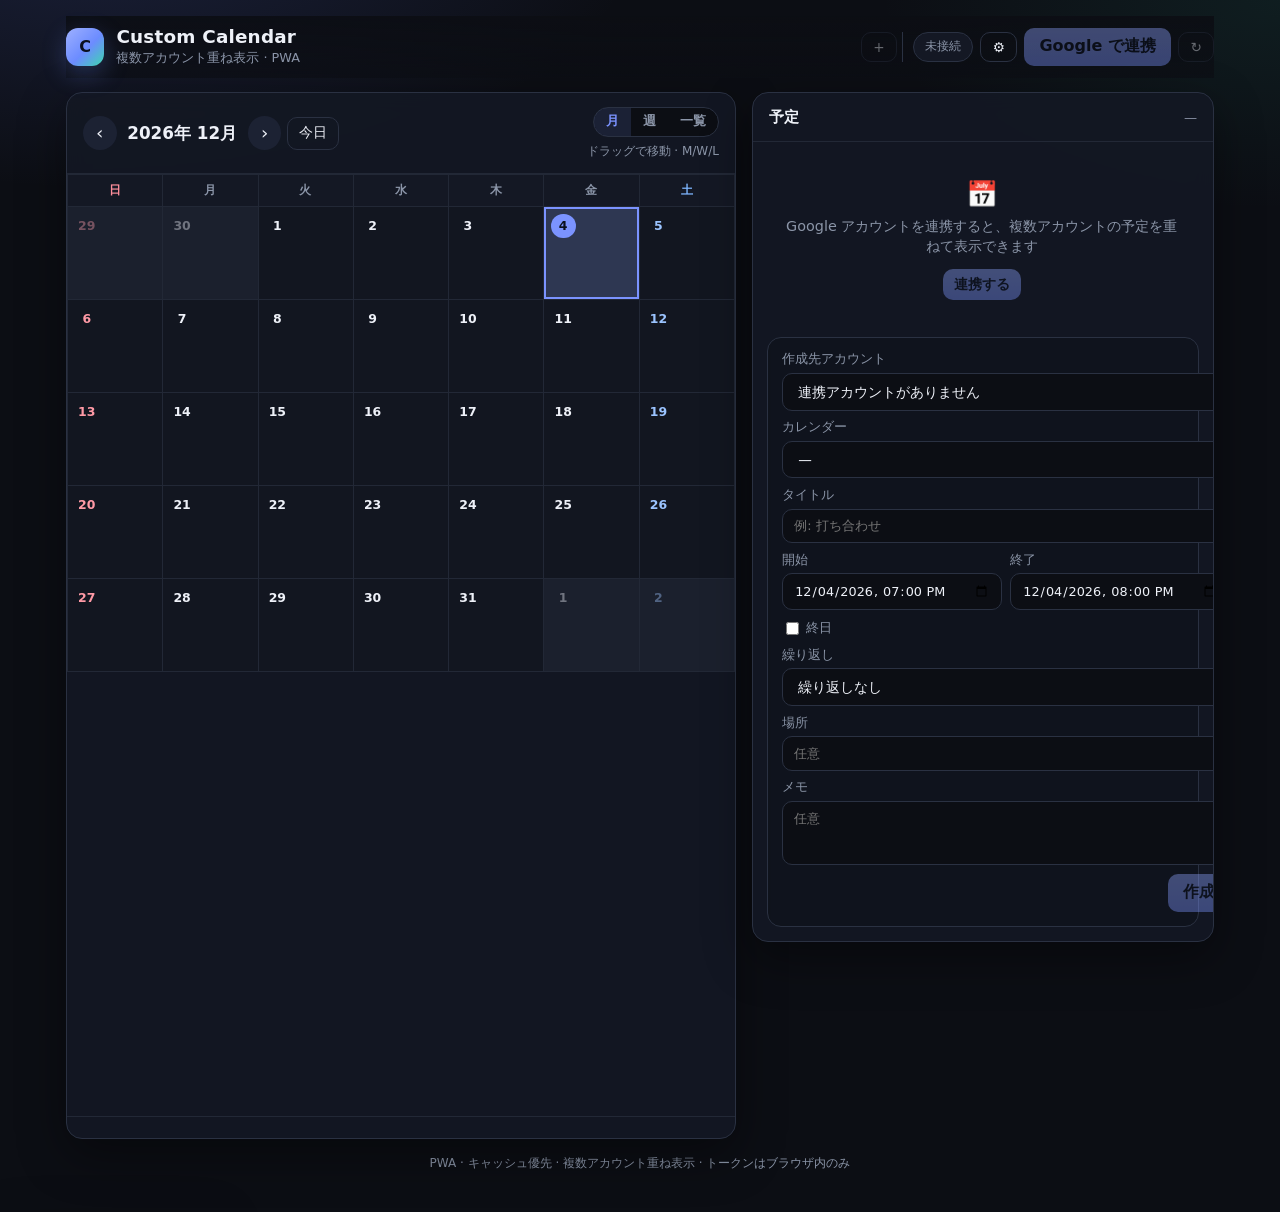
<file: index.legacy.html>
<!DOCTYPE html>
<html lang="ja">
  <head>
    <meta charset="utf-8" />
    <meta name="viewport" content="width=device-width, initial-scale=1, viewport-fit=cover" />
    <title>Custom Calendar (Legacy)</title>
    <meta name="description" content="複数 Google アカウントを重ねて表示・編集する PWA カレンダー" />
    <meta name="theme-color" content="#0f1117" />
    <meta name="apple-mobile-web-app-capable" content="yes" />
    <meta name="apple-mobile-web-app-status-bar-style" content="black-translucent" />
    <meta name="mobile-web-app-capable" content="yes" />
    <link rel="manifest" href="./manifest.webmanifest" />
    <link rel="icon" href="./icons/icon.svg" type="image/svg+xml" />
    <link rel="apple-touch-icon" href="./icons/icon.svg" />
    <link rel="stylesheet" href="./styles.css" />
    <link rel="stylesheet" href="./styles.overlay.css" />
  </head>
  <body>
    <div class="app">
      <div id="offlineBar" class="offline-bar" hidden role="status">
        オフライン · キャッシュを表示中
      </div>

      <header class="topbar">
        <div class="brand">
          <div class="logo" aria-hidden="true">C</div>
          <div>
            <h1>Custom Calendar</h1>
            <span class="brand-sub">複数アカウント重ね表示 · PWA</span>
          </div>
        </div>

        <div class="actions">
          <div id="accountBar" class="account-bar" hidden>
            <div
              id="accountChips"
              class="account-chips"
              role="list"
              aria-label="アカウント（タップで表示ON/OFF · 長押しでメニュー）"
            ></div>
            <button id="addAccountBtn" class="ghost sm" type="button" title="アカウントを追加">
              +
            </button>
          </div>

          <span id="statusPill" class="status-pill">未接続</span>
          <button id="settingsBtn" class="ghost sm" type="button" title="設定" aria-label="設定">⚙</button>
          <button id="authBtn" class="primary" type="button" disabled>連携</button>
          <button id="refreshBtn" class="ghost sm" type="button" disabled title="再取得" aria-label="再取得">↻</button>
        </div>
      </header>

      <div id="banner" class="banner" hidden></div>

      <main class="layout">
        <section class="panel calendar-panel">
          <div class="panel-header">
            <div class="month-nav">
              <button id="prevMonthBtn" class="icon-btn" type="button" aria-label="前へ">‹</button>
              <h2 id="monthLabel" class="month-label">—</h2>
              <button id="nextMonthBtn" class="icon-btn" type="button" aria-label="次へ">›</button>
              <button id="todayBtn" class="ghost sm" type="button">今日</button>
            </div>
            <div class="header-right hide-mobile">
              <div id="viewToggle" class="view-toggle" role="group" aria-label="表示切替">
                <button type="button" data-view="month" class="active" aria-pressed="true">月</button>
                <button type="button" data-view="week" aria-pressed="false">週</button>
                <button type="button" data-view="list" aria-pressed="false">一覧</button>
              </div>
              <p class="panel-hint">ドラッグで移動 · M/W/L</p>
            </div>
          </div>

          <div id="calendarGrid" class="calendar-grid" aria-label="月カレンダー"></div>
          <div id="weekView" class="week-view" hidden aria-label="週カレンダー"></div>
          <div id="listView" class="list-view" hidden aria-label="一覧"></div>

          <div id="legend" class="legend" hidden></div>
        </section>

        <section class="panel side-panel" id="sidePanel">
          <div class="panel-header">
            <h2>予定</h2>
            <span id="selectedDateLabel" class="selected-date">—</span>
          </div>
          <div class="side-body">
            <div id="eventList" class="event-list">
              <div class="empty-state">
                <div class="empty-icon">📅</div>
                <p>Google アカウントを連携すると、複数アカウントの予定を重ねて表示できます</p>
                <button id="emptyAuthBtn" class="primary sm" type="button" disabled>連携する</button>
              </div>
            </div>

            <!-- Desktop: inline form. Mobile: moved into sheet via CSS / same form id -->
            <div id="composerSheet" class="composer-sheet" aria-hidden="true">
              <div class="composer-panel">
                <div class="composer-grab" aria-hidden="true"></div>
                <div class="composer-head">
                  <h3>予定を追加</h3>
                  <button id="composerClose" class="icon-btn" type="button" aria-label="閉じる">×</button>
                </div>
                <form id="createForm" class="form card-form">
                  <label>
                    作成先アカウント
                    <select id="createAccount" class="account-select-full" title="作成先アカウント"></select>
                  </label>
                  <label>
                    カレンダー
                    <select id="createCalendar" class="account-select-full" title="作成先カレンダー"></select>
                  </label>
                  <label>
                    タイトル
                    <input id="eventTitle" type="text" required placeholder="例: 打ち合わせ" autocomplete="off" />
                  </label>
                  <div class="form-row">
                    <label>
                      開始
                      <input id="eventStart" type="datetime-local" required />
                    </label>
                    <label>
                      終了
                      <input id="eventEnd" type="datetime-local" required />
                    </label>
                  </div>
                  <label class="check-row">
                    <input id="eventAllDay" type="checkbox" />
                    <span>終日</span>
                  </label>
                  <label>
                    繰り返し
                    <select id="eventRecur" class="account-select-full"></select>
                  </label>
                  <label>
                    場所
                    <input id="eventLocation" type="text" placeholder="任意" autocomplete="off" />
                  </label>
                  <label>
                    メモ
                    <textarea id="eventDesc" placeholder="任意"></textarea>
                  </label>
                  <div class="form-actions">
                    <button id="createBtn" class="primary" type="submit" disabled>作成</button>
                  </div>
                </form>
              </div>
            </div>
          </div>
        </section>
      </main>

      <footer class="footer hide-mobile">
        <span>PWA · キャッシュ優先 · 複数アカウント重ね表示 · トークンはブラウザ内のみ</span>
      </footer>
    </div>

    <!-- Mobile bottom navigation -->
    <nav id="bottomNav" class="bottom-nav" aria-label="メインナビ">
      <button type="button" data-nav-view="month" class="active">
        <span class="nav-ico" aria-hidden="true">▦</span>
        <span>月</span>
      </button>
      <button type="button" data-nav-view="week">
        <span class="nav-ico" aria-hidden="true">☰</span>
        <span>週</span>
      </button>
      <button type="button" id="fabAdd" class="nav-fab" aria-label="予定を追加">
        <span aria-hidden="true">＋</span>
      </button>
      <button type="button" data-nav-view="list">
        <span class="nav-ico" aria-hidden="true">≡</span>
        <span>一覧</span>
      </button>
      <button type="button" id="navToday" class="ghost-nav" onclick="document.getElementById('todayBtn')?.click()">
        <span class="nav-ico" aria-hidden="true">◎</span>
        <span>今日</span>
      </button>
    </nav>

    <div id="accountMenu" class="account-menu" hidden role="menu"></div>

    <div id="settingsModal" class="modal-backdrop" role="dialog" aria-modal="true" aria-labelledby="settingsTitle">
      <div class="modal">
        <div class="modal-head">
          <h3 id="settingsTitle">設定</h3>
          <button type="button" class="icon-btn" data-close-settings aria-label="閉じる">×</button>
        </div>
        <p class="modal-lead">
          OAuth 認証情報。localStorage に保存すると <code>config.json</code> より優先されます。
        </p>
        <form id="settingsForm" class="form">
          <label>
            Client ID
            <input id="cfgClientId" type="text" placeholder="xxxx.apps.googleusercontent.com" autocomplete="off" />
          </label>
          <label>
            API Key
            <input id="cfgApiKey" type="text" placeholder="AIza..." autocomplete="off" />
          </label>
          <p class="hint">
            ホーム画面に追加するとアプリのように使えます。予定データは端末の IndexedDB にキャッシュされ、API 呼び出しを抑えます。
          </p>
          <div class="form-actions">
            <button id="clearCfgBtn" class="danger" type="button">ローカル設定を消す</button>
            <button class="ghost" type="button" data-close-settings>閉じる</button>
            <button class="primary" type="submit">保存</button>
          </div>
        </form>
      </div>
    </div>

    <div id="editModal" class="modal-backdrop" role="dialog" aria-modal="true" aria-labelledby="editTitleLabel">
      <div class="modal">
        <div class="modal-head">
          <h3 id="editTitleLabel">予定を編集</h3>
          <button type="button" class="icon-btn" data-close-edit aria-label="閉じる">×</button>
        </div>
        <p id="editMeta" class="modal-lead"></p>
        <form id="editForm" class="form">
          <label>
            タイトル
            <input id="editTitle" type="text" required autocomplete="off" />
          </label>
          <div class="form-row">
            <label>
              開始
              <input id="editStart" type="datetime-local" required />
            </label>
            <label>
              終了
              <input id="editEnd" type="datetime-local" required />
            </label>
          </div>
          <label class="check-row">
            <input id="editAllDay" type="checkbox" />
            <span>終日</span>
          </label>
          <label>
            場所
            <input id="editLocation" type="text" autocomplete="off" />
          </label>
          <label>
            メモ
            <textarea id="editDesc"></textarea>
          </label>
          <div id="editRecurScope" class="hint" hidden>
            繰り返し予定です。保存時に「この回のみ / シリーズ全体」を選べます。シリーズ全体ではタイトル・場所・メモのみ更新し、時刻は各回を維持します。
          </div>
          <div class="form-actions">
            <button id="editDelete" class="danger" type="button">削除</button>
            <button id="editCancel" class="ghost" type="button">キャンセル</button>
            <button class="primary" type="submit">保存</button>
          </div>
        </form>
      </div>
    </div>

    <div id="recurScopeModal" class="modal-backdrop" role="dialog" aria-modal="true">
      <div class="modal modal-sm">
        <h3 id="recurScopeTitle">繰り返し予定</h3>
        <p id="recurScopeLead" class="modal-lead">この回だけ？ シリーズ全体？</p>
        <div class="form-actions form-actions-col">
          <button id="recurScopeSingle" class="primary" type="button">この回のみ</button>
          <button id="recurScopeAll" class="ghost" type="button">シリーズ全体</button>
          <button id="recurScopeCancel" class="ghost" type="button">キャンセル</button>
        </div>
      </div>
    </div>

    <div id="confirmModal" class="modal-backdrop" role="dialog" aria-modal="true">
      <div class="modal modal-sm">
        <h3>予定を削除</h3>
        <p id="confirmText" class="modal-lead">この予定を削除しますか？</p>
        <div class="form-actions">
          <button id="confirmCancel" class="ghost" type="button">キャンセル</button>
          <button id="confirmOk" class="danger" type="button">削除する</button>
        </div>
      </div>
    </div>

    <div id="toast" class="toast" role="status" aria-live="polite"></div>
    <div id="loadingOverlay" class="loading-overlay" hidden>
      <div class="spinner"></div>
      <span id="loadingText">読み込み中…</span>
    </div>

    <script type="module" src="./js/main.js"></script>
    <script async defer src="https://apis.google.com/js/api.js" onload="window.__gapiLoaded && window.__gapiLoaded()"></script>
    <script async defer src="https://accounts.google.com/gsi/client" onload="window.__gisLoaded && window.__gisLoaded()"></script>
  </body>
</html>
</file>
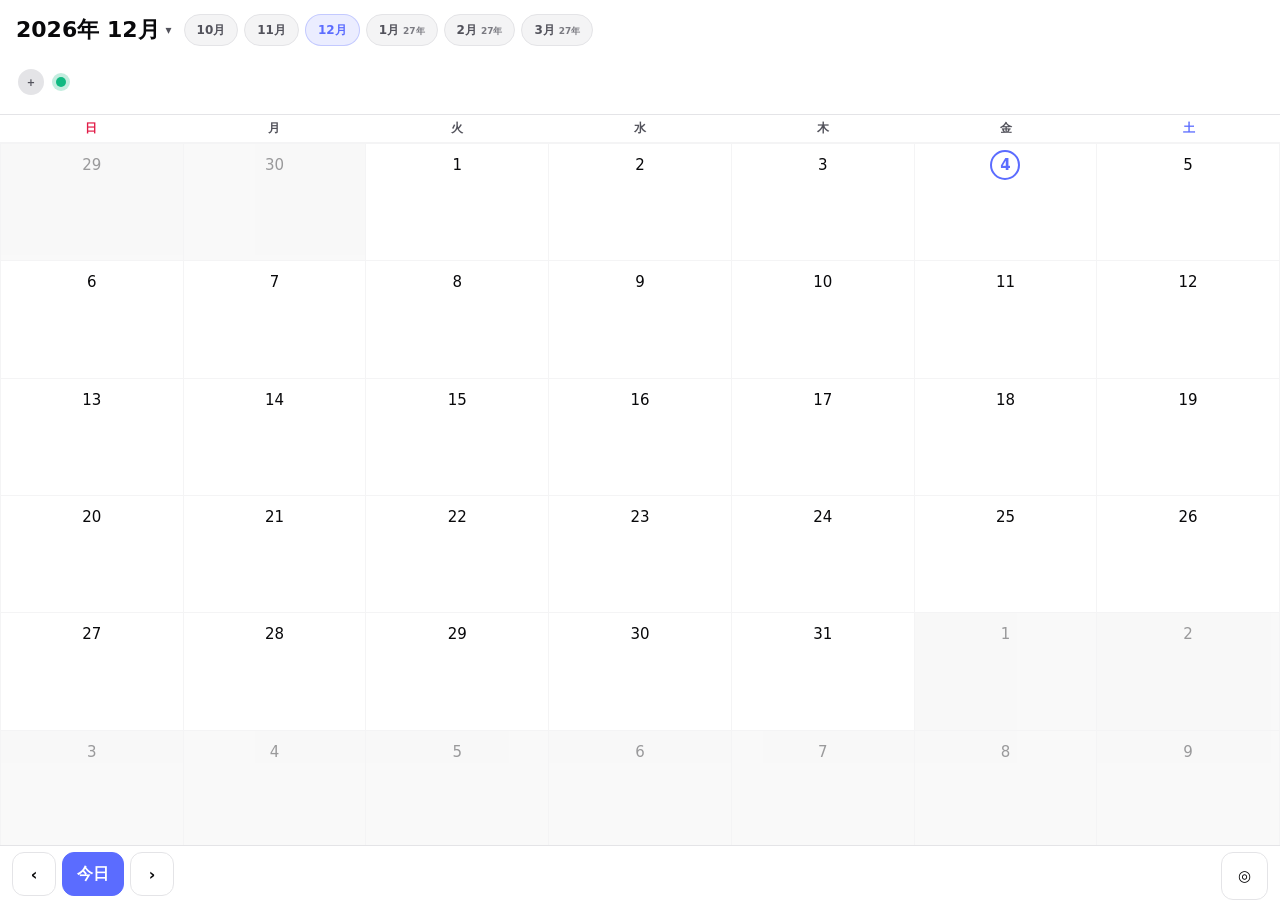
<file: index.mobile.html>
<!DOCTYPE html>
<html lang="ja">
<head>
<meta charset="utf-8">
<meta name="viewport" content="width=device-width, initial-scale=1, viewport-fit=cover, maximum-scale=1">
<title>Custom Calendar — Month First (Mobile)</title>
<meta name="description" content="複数アカウント重ね表示 · 月メイン · 片手操作">
<meta name="theme-color" content="#FFFFFF" media="(prefers-color-scheme: light)">
<meta name="theme-color" content="#0C0E14" media="(prefers-color-scheme: dark)">
<meta name="apple-mobile-web-app-capable" content="yes">
<link rel="manifest" href="./manifest.webmanifest">
<link rel="icon" href="./icons/icon.svg" type="image/svg+xml">
<link rel="stylesheet" href="./styles.mobile-month.css">
</head>
<body>
<div class="mm-app" id="app">
  <header class="mm-header">
    <div class="mm-header-left">
      <button id="monthLabelBtn" class="month-label-btn" aria-label="年月を選択">
        <span id="monthLabel" class="month-label">—</span>
        <span class="month-chevron" aria-hidden="true">▾</span>
      </button>
      <div id="monthChips" class="month-chips" aria-label="月ジャンプ"></div>
    </div>
    <div class="mm-header-right">
      <div id="avatarStack" class="avatar-stack" role="button" tabindex="0" aria-label="アカウントフィルタ"></div>
      <span id="statusDot" class="status-dot" aria-label="状態"></span>
    </div>
  </header>
  <div class="week-header" aria-hidden="true">
    <span class="sun">日</span><span>月</span><span>火</span><span>水</span><span>木</span><span>金</span><span class="sat">土</span>
  </div>
  <main id="monthGrid" class="month-grid" aria-label="月カレンダー"></main>
  <section id="dayDrawer" class="day-drawer peek" aria-label="選択日の予定">
    <div class="drawer-handle" aria-hidden="true"></div>
    <div class="drawer-header">
      <h2 id="drawerDate" class="drawer-date">—</h2>
      <span id="drawerCount" class="drawer-count">—</span>
    </div>
    <div id="drawerList" class="drawer-list"></div>
    <button id="drawerAddBtn" class="drawer-add" type="button">＋ この日に追加</button>
  </section>
  <nav class="bottom-bar" aria-label="操作バー">
    <button id="prevBtn" class="bar-btn" aria-label="前月">‹</button>
    <button id="todayBtn" class="bar-btn today" aria-label="今日">今日</button>
    <button id="nextBtn" class="bar-btn" aria-label="次月">›</button>
    <div class="bar-spacer"></div>
    <button id="acctBtn" class="bar-btn ghost" aria-label="アカウント">◎</button>
  </nav>
  <button id="fab" class="fab" aria-label="予定を作成">＋</button>
  <div id="offlineHint" class="offline-hint" hidden>オフライン · キャッシュを表示中</div>
  <div id="toast" class="toast" role="status" aria-live="polite"></div>
</div>
<div id="acctSheet" class="sheet" hidden>
  <div class="sheet-backdrop" data-close-acct></div>
  <div class="sheet-panel">
    <div class="sheet-handle"></div>
    <h3 class="sheet-title">アカウント</h3>
    <div id="acctList" class="acct-list"></div>
    <div style="display:flex; gap:8px; margin-top:12px">
      <button id="addAccountBtn" class="primary" style="flex:1">＋ アカウントを追加</button>
      <button id="openSettingsBtn" class="ghost" style="flex:0 0 auto">⚙ 設定</button>
    </div>
    <p class="sheet-hint">タップで表示/非表示 · 長押し不要 · 色は重ね表示で区別</p>
  </div>
</div>
<dialog id="ymPicker" class="ym-picker">
  <div class="ym-head">
    <h3>年月を選択</h3>
    <button class="icon-btn" onclick="this.closest('dialog').close()" aria-label="閉じる">×</button>
  </div>
  <div id="ymGrid" class="ym-grid"></div>
</dialog>
<!-- Reuse existing edit/settings modals from legacy for real API -->
<div id="settingsModal" class="modal-backdrop" role="dialog" aria-modal="true" aria-labelledby="settingsTitle" style="display:none">
  <div class="modal">
    <div class="modal-head"><h3 id="settingsTitle">設定</h3><button type="button" class="icon-btn" data-close-settings>×</button></div>
    <p class="modal-lead">OAuth 認証情報。localStorageに保存すると config.json より優先されます。</p>
    <form id="settingsForm" class="form">
      <label>Client ID<input id="cfgClientId" type="text" placeholder="xxxx.apps.googleusercontent.com"></label>
      <label>API Key<input id="cfgApiKey" type="text" placeholder="AIza..."></label>
      <div class="form-actions"><button id="clearCfgBtn" class="danger" type="button">ローカル設定を消す</button><button class="ghost" type="button" data-close-settings>閉じる</button><button class="primary" type="submit">保存</button></div>
    </form>
  </div>
</div>
<div id="editModal" class="modal-backdrop" role="dialog" aria-modal="true" aria-labelledby="editTitleLabel" style="display:none">
  <div class="modal">
    <div class="modal-head"><h3 id="editTitleLabel">予定を編集</h3><button type="button" class="icon-btn" data-close-edit>×</button></div>
    <p id="editMeta" class="modal-lead"></p>
    <form id="editForm" class="form">
      <label>タイトル<input id="editTitle" type="text" required></label>
      <div class="form-row"><label>開始<input id="editStart" type="datetime-local" required></label><label>終了<input id="editEnd" type="datetime-local" required></label></div>
      <label class="check-row"><input id="editAllDay" type="checkbox"><span>終日</span></label>
      <label>場所<input id="editLocation" type="text"></label>
      <label>メモ<textarea id="editDesc"></textarea></label>
      <div class="form-actions"><button id="editDelete" class="danger" type="button">削除</button><button id="editCancel" class="ghost" type="button">キャンセル</button><button class="primary" type="submit">保存</button></div>
    </form>
  </div>
</div>
<div id="confirmModal" class="modal-backdrop" role="dialog" aria-modal="true" style="display:none">
  <div class="modal modal-sm"><h3>予定を削除</h3><p id="confirmText" class="modal-lead">この予定を削除しますか？</p><div class="form-actions"><button id="confirmCancel" class="ghost" type="button">キャンセル</button><button id="confirmOk" class="danger" type="button">削除する</button></div></div>
</div>
<script type="module" src="./js/main.mobile.js"></script>
<script async defer src="https://apis.google.com/js/api.js" onload="window.__gapiLoaded && window.__gapiLoaded()"></script>
<script async defer src="https://accounts.google.com/gsi/client" onload="window.__gisLoaded && window.__gisLoaded()"></script>
</body>
</html>
</file>
<file: styles.css>
:root {
  --bg: #0c0e14;
  --bg-elevated: #141824;
  --bg-hover: #1c2233;
  --bg-sun: #121620;
  --border: #2a3142;
  --border-soft: #222836;
  --text: #eef1f8;
  --text-muted: #8b95a8;
  --accent: #7b93ff;
  --accent-soft: rgba(123, 147, 255, 0.14);
  --danger: #ff6b7a;
  --success: #3dd68c;
  --warning: #ffb86b;
  --radius: 16px;
  --radius-sm: 10px;
  --shadow: 0 16px 48px rgba(0, 0, 0, 0.4);
  --font: "Segoe UI", "Hiragino Sans", "Noto Sans JP", system-ui, sans-serif;
  --topbar-h: 64px;
}

* {
  box-sizing: border-box;
}

html,
body {
  margin: 0;
  min-height: 100%;
  background:
    radial-gradient(1000px 520px at 8% -8%, rgba(80, 100, 200, 0.22), transparent 55%),
    radial-gradient(800px 420px at 100% 0%, rgba(40, 140, 120, 0.12), transparent 50%),
    var(--bg);
  color: var(--text);
  font-family: var(--font);
  -webkit-font-smoothing: antialiased;
}

button,
input,
textarea,
select {
  font: inherit;
  color: inherit;
}

button {
  cursor: pointer;
  border: none;
  border-radius: var(--radius-sm);
  padding: 0.55rem 0.95rem;
  background: var(--bg-hover);
  color: var(--text);
  transition: background 0.15s ease, transform 0.1s ease, border-color 0.15s ease;
}

button:hover:not(:disabled) {
  background: #2a3348;
}

button:active:not(:disabled) {
  transform: translateY(1px);
}

button:disabled {
  opacity: 0.4;
  cursor: not-allowed;
}

button.primary {
  background: linear-gradient(180deg, #8ea4ff, var(--accent));
  color: #0b1020;
  font-weight: 650;
}

button.primary:hover:not(:disabled) {
  filter: brightness(1.06);
}

button.ghost {
  background: transparent;
  border: 1px solid var(--border);
}

button.danger {
  background: rgba(255, 107, 122, 0.14);
  color: var(--danger);
  border: 1px solid rgba(255, 107, 122, 0.25);
}

button.sm {
  padding: 0.4rem 0.7rem;
  font-size: 0.85rem;
}

.icon-btn {
  width: 2.1rem;
  height: 2.1rem;
  padding: 0;
  display: inline-flex;
  align-items: center;
  justify-content: center;
  border-radius: 999px;
  background: var(--bg-hover);
  font-size: 1.15rem;
  line-height: 1;
}

.app {
  max-width: 1180px;
  margin: 0 auto;
  padding: 1rem 1rem 2.5rem;
}

.topbar {
  display: flex;
  flex-wrap: wrap;
  gap: 0.85rem;
  align-items: center;
  justify-content: space-between;
  margin-bottom: 0.9rem;
  position: sticky;
  top: 0;
  z-index: 20;
  padding: 0.65rem 0;
  backdrop-filter: blur(12px);
  background: linear-gradient(180deg, rgba(12, 14, 20, 0.92), rgba(12, 14, 20, 0.72));
}

.brand {
  display: flex;
  align-items: center;
  gap: 0.75rem;
}

.logo {
  width: 2.4rem;
  height: 2.4rem;
  border-radius: 12px;
  display: grid;
  place-items: center;
  font-weight: 800;
  color: #0b1020;
  background: linear-gradient(135deg, #9eb0ff, #6c8cff 55%, #3dd6b0);
  box-shadow: 0 8px 24px rgba(108, 140, 255, 0.28);
}

.brand h1 {
  margin: 0;
  font-size: 1.15rem;
  letter-spacing: 0.01em;
}

.brand span {
  color: var(--text-muted);
  font-size: 0.8rem;
}

.actions {
  display: flex;
  flex-wrap: wrap;
  gap: 0.45rem;
  align-items: center;
  justify-content: flex-end;
}

.account-bar {
  display: flex;
  align-items: center;
  gap: 0.4rem;
  padding-right: 0.35rem;
  border-right: 1px solid var(--border);
  margin-right: 0.15rem;
}

.account-chips {
  display: flex;
  flex-wrap: wrap;
  gap: 0.35rem;
  align-items: center;
}

.chip {
  display: inline-flex;
  align-items: center;
  gap: 0.4rem;
  border: 1px solid var(--border);
  background: var(--bg-elevated);
  border-radius: 999px;
  padding: 0.2rem 0.55rem 0.2rem 0.25rem;
  cursor: pointer;
  max-width: 180px;
  transition: border-color 0.15s, background 0.15s, box-shadow 0.15s;
}

.chip:hover {
  background: var(--bg-hover);
}

.chip.active {
  border-color: color-mix(in srgb, var(--chip-color, var(--accent)) 70%, white);
  box-shadow: 0 0 0 2px color-mix(in srgb, var(--chip-color, var(--accent)) 28%, transparent);
}

.chip.stale {
  opacity: 0.7;
  border-style: dashed;
}

.chip-avatar {
  width: 1.55rem;
  height: 1.55rem;
  border-radius: 999px;
  object-fit: cover;
  background: var(--chip-color, var(--accent));
  display: grid;
  place-items: center;
  font-size: 0.7rem;
  font-weight: 700;
  color: #0b1020;
  flex-shrink: 0;
}

.chip-name {
  font-size: 0.78rem;
  white-space: nowrap;
  overflow: hidden;
  text-overflow: ellipsis;
}

.chip-dot {
  width: 8px;
  height: 8px;
  border-radius: 999px;
  background: var(--chip-color, var(--accent));
  flex-shrink: 0;
}

.status-pill {
  font-size: 0.78rem;
  color: var(--text-muted);
  border: 1px solid var(--border);
  border-radius: 999px;
  padding: 0.35rem 0.7rem;
  background: var(--bg-elevated);
  white-space: nowrap;
}

.status-pill.ok {
  color: var(--success);
  border-color: rgba(61, 214, 140, 0.35);
}

.status-pill.warn {
  color: var(--warning);
  border-color: rgba(255, 184, 107, 0.4);
}

.banner {
  margin-bottom: 0.85rem;
  padding: 0.7rem 0.9rem;
  border-radius: 12px;
  border: 1px solid rgba(255, 184, 107, 0.35);
  background: rgba(255, 184, 107, 0.08);
  color: #ffd7a8;
  font-size: 0.88rem;
  line-height: 1.45;
}

.banner a {
  color: #fff;
}

.layout {
  display: grid;
  grid-template-columns: 1.45fr 1fr;
  gap: 1rem;
  align-items: start;
}

@media (max-width: 960px) {
  .layout {
    grid-template-columns: 1fr;
  }

  .account-bar {
    border-right: none;
    width: 100%;
    order: 5;
  }

  .actions {
    width: 100%;
  }
}

.panel {
  background: color-mix(in srgb, var(--bg-elevated) 94%, transparent);
  border: 1px solid var(--border);
  border-radius: var(--radius);
  box-shadow: var(--shadow);
  backdrop-filter: blur(10px);
  overflow: hidden;
}

.panel-header {
  display: flex;
  align-items: center;
  justify-content: space-between;
  gap: 0.75rem;
  padding: 0.85rem 1rem;
  border-bottom: 1px solid var(--border-soft);
  flex-wrap: wrap;
}

.panel-header h2 {
  margin: 0;
  font-size: 0.95rem;
  font-weight: 650;
}

.month-nav {
  display: flex;
  align-items: center;
  gap: 0.35rem;
}

.month-label {
  margin: 0;
  min-width: 7.5rem;
  text-align: center;
  font-size: 1.05rem !important;
  font-weight: 700 !important;
}

.toggle {
  display: inline-flex;
  align-items: center;
  gap: 0.4rem;
  font-size: 0.8rem;
  color: var(--text-muted);
  user-select: none;
  cursor: pointer;
}

.toggle input {
  accent-color: var(--accent);
}

.calendar-grid {
  display: grid;
  grid-template-columns: repeat(7, 1fr);
  gap: 1px;
  background: var(--border-soft);
  padding: 1px;
}

.dow {
  background: var(--bg-elevated);
  color: var(--text-muted);
  text-align: center;
  font-size: 0.72rem;
  padding: 0.5rem 0;
  font-weight: 650;
  letter-spacing: 0.04em;
}

.dow.sun {
  color: #ff8f9c;
}

.dow.sat {
  color: #7eb6ff;
}

.day {
  min-height: 92px;
  background: var(--bg-sun);
  padding: 0.4rem;
  display: flex;
  flex-direction: column;
  gap: 0.2rem;
  cursor: pointer;
  transition: background 0.12s ease;
  position: relative;
}

.day:hover {
  background: var(--bg-hover);
}

.day.muted {
  opacity: 0.38;
}

.day.selected {
  outline: 2px solid var(--accent);
  outline-offset: -2px;
  background: var(--accent-soft);
  z-index: 1;
}

.day.today .day-num {
  background: var(--accent);
  color: #0b1020;
}

.day-num {
  width: 1.55rem;
  height: 1.55rem;
  border-radius: 999px;
  display: inline-flex;
  align-items: center;
  justify-content: center;
  font-size: 0.78rem;
  font-weight: 650;
}

.day.sun .day-num {
  color: #ff9aa6;
}

.day.sat .day-num {
  color: #9bc4ff;
}

.day.today.sun .day-num,
.day.today.sat .day-num {
  color: #0b1020;
}

.event-mini {
  font-size: 0.66rem;
  line-height: 1.25;
  white-space: nowrap;
  overflow: hidden;
  text-overflow: ellipsis;
  border-radius: 4px;
  padding: 0.08rem 0.28rem;
  background: color-mix(in srgb, var(--ev-color, var(--accent)) 22%, transparent);
  color: color-mix(in srgb, var(--ev-color, var(--accent)) 55%, white);
  border-left: 2px solid var(--ev-color, var(--accent));
}

.legend {
  display: flex;
  flex-wrap: wrap;
  gap: 0.55rem;
  padding: 0.65rem 1rem;
  border-top: 1px solid var(--border-soft);
}

.legend-item {
  display: inline-flex;
  align-items: center;
  gap: 0.35rem;
  font-size: 0.75rem;
  color: var(--text-muted);
}

.legend-swatch {
  width: 10px;
  height: 10px;
  border-radius: 3px;
}

.side-body {
  padding: 0.9rem;
  display: flex;
  flex-direction: column;
  gap: 0.9rem;
}

.selected-date {
  font-size: 0.82rem;
  color: var(--text-muted);
  font-weight: 500;
}

.event-list {
  display: flex;
  flex-direction: column;
  gap: 0.5rem;
  min-height: 140px;
  max-height: min(42vh, 360px);
  overflow: auto;
  padding-right: 0.15rem;
}

.event-card {
  border: 1px solid var(--border);
  border-radius: 12px;
  padding: 0.75rem 0.8rem;
  background: var(--bg);
  display: flex;
  flex-direction: column;
  gap: 0.35rem;
  border-left: 3px solid var(--ev-color, var(--accent));
  animation: fadeIn 0.18s ease;
}

@keyframes fadeIn {
  from {
    opacity: 0;
    transform: translateY(4px);
  }
  to {
    opacity: 1;
    transform: none;
  }
}

.event-card .title {
  font-weight: 650;
  line-height: 1.3;
}

.event-card .meta {
  color: var(--text-muted);
  font-size: 0.8rem;
  display: flex;
  flex-wrap: wrap;
  gap: 0.35rem 0.6rem;
  align-items: center;
}

.event-card .acct {
  display: inline-flex;
  align-items: center;
  gap: 0.3rem;
  font-size: 0.72rem;
  color: color-mix(in srgb, var(--ev-color, var(--accent)) 40%, white);
}

.event-card .row {
  display: flex;
  justify-content: space-between;
  gap: 0.5rem;
  align-items: flex-start;
}

.event-card .desc {
  font-size: 0.8rem;
  color: var(--text-muted);
  white-space: pre-wrap;
}

.empty-state {
  text-align: center;
  padding: 1.4rem 0.75rem;
  color: var(--text-muted);
}

.empty-icon {
  font-size: 1.6rem;
  margin-bottom: 0.4rem;
}

.empty-state p {
  margin: 0 0 0.75rem;
  font-size: 0.9rem;
  line-height: 1.45;
}

.card-form {
  border: 1px solid var(--border);
  border-radius: 14px;
  padding: 0.85rem;
  background: rgba(0, 0, 0, 0.15);
}

.form {
  display: grid;
  gap: 0.55rem;
}

.form-head {
  display: flex;
  align-items: center;
  justify-content: space-between;
  gap: 0.5rem;
}

.form h3 {
  margin: 0;
  font-size: 0.92rem;
}

.form label {
  display: grid;
  gap: 0.28rem;
  font-size: 0.8rem;
  color: var(--text-muted);
}

.form input,
.form textarea,
.form select,
.account-select {
  width: 100%;
  border: 1px solid var(--border);
  border-radius: 10px;
  background: var(--bg);
  color: var(--text);
  padding: 0.55rem 0.7rem;
}

.form input:focus,
.form textarea:focus,
.form select:focus {
  outline: 2px solid color-mix(in srgb, var(--accent) 50%, transparent);
  outline-offset: 1px;
  border-color: color-mix(in srgb, var(--accent) 45%, var(--border));
}

.form textarea {
  min-height: 64px;
  resize: vertical;
}

.form-row {
  display: grid;
  grid-template-columns: 1fr 1fr;
  gap: 0.5rem;
}

@media (max-width: 520px) {
  .form-row {
    grid-template-columns: 1fr;
  }
}

.check-row {
  display: flex !important;
  align-items: center;
  gap: 0.45rem;
  grid-template-columns: none !important;
}

.check-row input {
  width: auto;
  accent-color: var(--accent);
}

.form-actions {
  display: flex;
  gap: 0.5rem;
  justify-content: flex-end;
  flex-wrap: wrap;
}

.account-select {
  width: auto;
  max-width: 55%;
  font-size: 0.78rem;
  padding: 0.35rem 0.5rem;
}

.footer {
  margin-top: 1rem;
  text-align: center;
  color: var(--text-muted);
  font-size: 0.75rem;
}

.toast {
  position: fixed;
  left: 50%;
  bottom: 1.25rem;
  transform: translateX(-50%) translateY(120%);
  background: #1c2333;
  border: 1px solid var(--border);
  color: var(--text);
  padding: 0.7rem 1.05rem;
  border-radius: 999px;
  box-shadow: var(--shadow);
  opacity: 0;
  transition: all 0.22s ease;
  z-index: 60;
  max-width: min(92vw, 440px);
  text-align: center;
  font-size: 0.9rem;
}

.toast.show {
  opacity: 1;
  transform: translateX(-50%) translateY(0);
}

.toast.error {
  border-color: rgba(255, 107, 122, 0.45);
  color: #ffc9cf;
}

.toast.ok {
  border-color: rgba(61, 214, 140, 0.4);
}

.modal-backdrop {
  position: fixed;
  inset: 0;
  background: rgba(5, 8, 16, 0.68);
  display: none;
  align-items: center;
  justify-content: center;
  padding: 1rem;
  z-index: 50;
}

.modal-backdrop.open {
  display: flex;
}

.modal {
  width: min(100%, 440px);
  background: var(--bg-elevated);
  border: 1px solid var(--border);
  border-radius: 18px;
  box-shadow: var(--shadow);
  padding: 1.1rem;
  animation: fadeIn 0.16s ease;
}

.modal-sm {
  width: min(100%, 360px);
}

.modal-head {
  display: flex;
  align-items: center;
  justify-content: space-between;
  margin-bottom: 0.35rem;
}

.modal h3 {
  margin: 0;
}

.modal-lead {
  margin: 0 0 1rem;
  color: var(--text-muted);
  font-size: 0.88rem;
  line-height: 1.5;
}

.modal .form {
  border: none;
  padding: 0;
}

.hint {
  font-size: 0.76rem;
  color: var(--text-muted);
  line-height: 1.45;
}

code {
  font-family: ui-monospace, SFMono-Regular, Menlo, Consolas, monospace;
  font-size: 0.84em;
  background: var(--bg);
  border: 1px solid var(--border);
  border-radius: 6px;
  padding: 0.05rem 0.3rem;
}

.account-menu {
  position: fixed;
  z-index: 55;
  min-width: 220px;
  background: var(--bg-elevated);
  border: 1px solid var(--border);
  border-radius: 12px;
  box-shadow: var(--shadow);
  padding: 0.35rem;
  display: grid;
  gap: 0.15rem;
}

.account-menu button {
  text-align: left;
  background: transparent;
  border-radius: 8px;
  padding: 0.55rem 0.7rem;
  font-size: 0.85rem;
}

.account-menu button:hover {
  background: var(--bg-hover);
}

.account-menu .sep {
  height: 1px;
  background: var(--border);
  margin: 0.2rem 0;
}

.account-menu .meta {
  padding: 0.35rem 0.7rem 0.45rem;
  font-size: 0.75rem;
  color: var(--text-muted);
  word-break: break-all;
}

.loading-overlay {
  position: fixed;
  inset: 0;
  background: rgba(8, 10, 16, 0.35);
  display: flex;
  flex-direction: column;
  align-items: center;
  justify-content: center;
  gap: 0.75rem;
  z-index: 45;
  color: var(--text-muted);
  font-size: 0.9rem;
}

.loading-overlay[hidden] {
  display: none !important;
}

.spinner {
  width: 28px;
  height: 28px;
  border-radius: 50%;
  border: 2px solid var(--border);
  border-top-color: var(--accent);
  animation: spin 0.7s linear infinite;
}

@keyframes spin {
  to {
    transform: rotate(360deg);
  }
}

/* skeleton */
.skeleton {
  background: linear-gradient(90deg, var(--bg-hover), #252c3d, var(--bg-hover));
  background-size: 200% 100%;
  animation: shimmer 1.2s infinite;
  border-radius: 8px;
  height: 0.85rem;
}

@keyframes shimmer {
  0% {
    background-position: 100% 0;
  }
  100% {
    background-position: -100% 0;
  }
}
</file>
<file: styles.overlay.css>
/* Overlay chips + week/list views + drag + mobile PWA + edit extras */

/* ── Chip states ─────────────────────────────────────────── */
.chip.visible {
  border-color: color-mix(in srgb, var(--chip-color, var(--accent)) 55%, var(--border));
  box-shadow: inset 0 0 0 1px color-mix(in srgb, var(--chip-color, var(--accent)) 25%, transparent);
}

.chip.hidden-layer {
  opacity: 0.45;
  filter: grayscale(0.35);
}

.chip.create-target {
  box-shadow:
    0 0 0 2px color-mix(in srgb, var(--chip-color, var(--accent)) 40%, transparent),
    inset 0 0 0 1px color-mix(in srgb, var(--chip-color, var(--accent)) 20%, transparent);
}

.chip-eye {
  font-size: 0.65rem;
  line-height: 1;
  flex-shrink: 0;
}

.chip-menu-btn {
  font-size: 0.7rem;
  color: var(--text-muted);
  padding: 0 0.1rem;
  flex-shrink: 0;
  min-width: 1.2rem;
  min-height: 1.2rem;
  display: inline-flex;
  align-items: center;
  justify-content: center;
}

.chip-menu-btn:hover {
  color: var(--text);
}

.chip {
  touch-action: manipulation;
  user-select: none;
  -webkit-user-select: none;
}

.panel-hint {
  margin: 0;
  font-size: 0.75rem;
  color: var(--text-muted);
}

.header-right {
  display: flex;
  flex-direction: column;
  align-items: flex-end;
  gap: 0.35rem;
}

.account-select-full {
  width: 100%;
  border: 1px solid var(--border);
  border-radius: 10px;
  background: var(--bg);
  color: var(--text);
  padding: 0.55rem 0.7rem;
  font-size: 0.85rem;
}

.legend-item em {
  font-style: normal;
  color: var(--accent);
  font-size: 0.7rem;
}

/* ── Offline / cache ─────────────────────────────────────── */
.offline-bar {
  position: sticky;
  top: 0;
  z-index: 30;
  text-align: center;
  font-size: 0.78rem;
  font-weight: 600;
  padding: 0.4rem 0.75rem;
  padding-top: max(0.4rem, env(safe-area-inset-top));
  background: rgba(255, 184, 107, 0.18);
  color: #ffd7a8;
  border-bottom: 1px solid rgba(255, 184, 107, 0.35);
}

body.is-offline .status-pill {
  color: var(--warning);
  border-color: rgba(255, 184, 107, 0.4);
}

/* ── View toggle ─────────────────────────────────────────── */
.view-toggle {
  display: inline-flex;
  border: 1px solid var(--border);
  border-radius: 999px;
  overflow: hidden;
  background: var(--bg);
}

.view-toggle button {
  border: none;
  border-radius: 0;
  background: transparent;
  padding: 0.35rem 0.75rem;
  font-size: 0.8rem;
  font-weight: 600;
  color: var(--text-muted);
}

.view-toggle button:hover:not(:disabled) {
  background: var(--bg-hover);
  color: var(--text);
}

.view-toggle button.active {
  background: var(--accent-soft);
  color: var(--accent);
}

/* ── Drop / drag ─────────────────────────────────────────── */
.day.drop-target,
.week-col.drop-target,
.week-allday-cell.drop-target {
  outline: 2px dashed var(--accent);
  outline-offset: -2px;
  background: var(--accent-soft) !important;
}

.event-mini.dragging,
.week-event.dragging,
.week-allday-pill.dragging {
  opacity: 0.45;
}

.event-mini[draggable='true'] {
  cursor: grab;
}

.event-mini[draggable='true']:active {
  cursor: grabbing;
}

/* ── Event list extras ───────────────────────────────────── */
.event-actions {
  display: flex;
  flex-direction: column;
  gap: 0.3rem;
  flex-shrink: 0;
  align-items: stretch;
}

.event-link {
  display: inline-flex;
  align-items: center;
  justify-content: center;
  text-decoration: none;
  border: 1px solid var(--border);
  border-radius: var(--radius-sm);
  padding: 0.4rem 0.7rem;
  font-size: 0.85rem;
  color: var(--text);
  background: transparent;
  white-space: nowrap;
}

.event-link:hover {
  background: var(--bg-hover);
}

.event-card .loc {
  font-size: 0.78rem;
  color: var(--text-muted);
  margin-top: 0.15rem;
}

.event-card .cal-badge,
.event-card .recur-badge {
  font-size: 0.7rem;
  color: var(--text-muted);
  border: 1px solid var(--border);
  border-radius: 999px;
  padding: 0.05rem 0.4rem;
}

.event-card .recur-badge {
  color: var(--accent);
  border-color: color-mix(in srgb, var(--accent) 35%, var(--border));
}

.event-card.all-day .title::before {
  content: '';
  display: inline-block;
  width: 6px;
  height: 6px;
  border-radius: 2px;
  background: var(--ev-color, var(--accent));
  margin-right: 0.35rem;
  vertical-align: middle;
}

.event-mini.all-day {
  font-weight: 600;
}

.event-mini.more {
  opacity: 0.75;
  border-left-color: transparent;
  background: transparent;
  color: var(--text-muted);
}

.account-menu button.menu-danger {
  color: var(--danger);
}

.account-menu button.menu-danger:hover {
  background: rgba(255, 107, 122, 0.12);
}

.form-actions-col {
  flex-direction: column;
  align-items: stretch !important;
}

.form-actions-col button {
  width: 100%;
}

/* ── Week view ───────────────────────────────────────────── */
.week-view {
  display: flex;
  flex-direction: column;
  min-height: 420px;
  max-height: min(70vh, 720px);
}

.week-head {
  display: grid;
  grid-template-columns: 52px repeat(7, 1fr);
  border-bottom: 1px solid var(--border-soft);
  background: var(--bg-elevated);
  position: sticky;
  top: 0;
  z-index: 2;
}

.week-gutter-head {
  border-right: 1px solid var(--border-soft);
}

.week-day-head {
  text-align: center;
  padding: 0.45rem 0.2rem;
  cursor: pointer;
  border-left: 1px solid var(--border-soft);
  transition: background 0.12s;
}

.week-day-head:hover {
  background: var(--bg-hover);
}

.week-day-head .wd {
  display: block;
  font-size: 0.68rem;
  color: var(--text-muted);
  font-weight: 650;
}

.week-day-head .dn {
  display: inline-flex;
  align-items: center;
  justify-content: center;
  width: 1.7rem;
  height: 1.7rem;
  border-radius: 999px;
  font-size: 0.9rem;
  font-weight: 700;
  margin-top: 0.1rem;
}

.week-day-head.today .dn {
  background: var(--accent);
  color: #0b1020;
}

.week-day-head.selected {
  background: var(--accent-soft);
}

.week-day-head.sun .wd,
.week-day-head.sun .dn {
  color: #ff9aa6;
}

.week-day-head.sat .wd,
.week-day-head.sat .dn {
  color: #9bc4ff;
}

.week-day-head.today.sun .dn,
.week-day-head.today.sat .dn {
  color: #0b1020;
}

.week-allday {
  display: grid;
  grid-template-columns: 52px repeat(7, 1fr);
  border-bottom: 1px solid var(--border-soft);
  min-height: 2.2rem;
  background: var(--bg-sun);
}

.week-gutter {
  font-size: 0.65rem;
  color: var(--text-muted);
  display: flex;
  align-items: center;
  justify-content: center;
  border-right: 1px solid var(--border-soft);
  padding: 0.2rem;
}

.week-allday-cell {
  border-left: 1px solid var(--border-soft);
  padding: 0.2rem;
  display: flex;
  flex-direction: column;
  gap: 0.15rem;
  min-height: 2rem;
}

.week-allday-pill {
  font-size: 0.68rem;
  line-height: 1.2;
  padding: 0.12rem 0.3rem;
  border-radius: 4px;
  background: color-mix(in srgb, var(--ev-color, var(--accent)) 28%, transparent);
  color: color-mix(in srgb, var(--ev-color, var(--accent)) 45%, white);
  border-left: 2px solid var(--ev-color, var(--accent));
  white-space: nowrap;
  overflow: hidden;
  text-overflow: ellipsis;
  cursor: grab;
}

.week-body {
  display: grid;
  grid-template-columns: 52px repeat(7, 1fr);
  position: relative;
  overflow: auto;
  flex: 1;
  min-height: 0;
  height: var(--week-h, 1248px);
  max-height: min(58vh, 560px);
}

.week-gutter-col {
  position: relative;
  border-right: 1px solid var(--border-soft);
  height: var(--week-h, 1248px);
}

.week-hour-label {
  position: absolute;
  right: 4px;
  transform: translateY(-50%);
  font-size: 0.62rem;
  color: var(--text-muted);
  line-height: 1;
}

.week-col {
  position: relative;
  height: var(--week-h, 1248px);
  border-left: 1px solid var(--border-soft);
  background: var(--bg-sun);
  cursor: crosshair;
}

.week-col.today {
  background: color-mix(in srgb, var(--accent) 4%, var(--bg-sun));
}

.week-hour-line {
  position: absolute;
  left: 0;
  right: 0;
  height: 1px;
  background: var(--border-soft);
  pointer-events: none;
}

.week-now {
  position: absolute;
  left: 0;
  right: 0;
  height: 2px;
  background: var(--danger);
  z-index: 3;
  pointer-events: none;
}

.week-now::before {
  content: '';
  position: absolute;
  left: -4px;
  top: -3px;
  width: 8px;
  height: 8px;
  border-radius: 50%;
  background: var(--danger);
}

.week-event {
  position: absolute;
  z-index: 2;
  border-radius: 6px;
  padding: 0.2rem 0.35rem;
  overflow: hidden;
  cursor: grab;
  background: color-mix(in srgb, var(--ev-color, var(--accent)) 32%, #0c0e14);
  border: 1px solid color-mix(in srgb, var(--ev-color, var(--accent)) 55%, transparent);
  border-left: 3px solid var(--ev-color, var(--accent));
  box-shadow: 0 2px 8px rgba(0, 0, 0, 0.25);
  font-size: 0.7rem;
  line-height: 1.25;
  color: var(--text);
}

.week-event strong {
  display: block;
  font-size: 0.72rem;
  font-weight: 650;
  white-space: nowrap;
  overflow: hidden;
  text-overflow: ellipsis;
}

.week-event span {
  color: var(--text-muted);
  font-size: 0.64rem;
}

.week-event:hover {
  filter: brightness(1.08);
  z-index: 4;
}

/* ── List view ───────────────────────────────────────────── */
.list-view {
  max-height: min(70vh, 720px);
  overflow: auto;
  padding: 0.5rem 0.75rem 1rem;
  display: flex;
  flex-direction: column;
  gap: 0.65rem;
}

.list-day {
  border: 1px solid var(--border);
  border-radius: 12px;
  overflow: hidden;
  background: var(--bg);
}

.list-day.today {
  border-color: color-mix(in srgb, var(--accent) 45%, var(--border));
}

.list-day.selected {
  box-shadow: 0 0 0 1px var(--accent);
}

.list-day-head {
  width: 100%;
  text-align: left;
  background: var(--bg-elevated);
  border: none;
  border-bottom: 1px solid var(--border-soft);
  border-radius: 0;
  padding: 0.55rem 0.75rem;
  font-weight: 650;
  font-size: 0.85rem;
}

.list-day-head:hover {
  background: var(--bg-hover);
}

.list-event {
  width: 100%;
  display: grid;
  grid-template-columns: 5.5rem 1fr auto;
  gap: 0.5rem;
  align-items: center;
  text-align: left;
  background: transparent;
  border: none;
  border-radius: 0;
  border-left: 3px solid var(--ev-color, var(--accent));
  padding: 0.55rem 0.75rem;
  border-bottom: 1px solid var(--border-soft);
}

.list-event:last-child {
  border-bottom: none;
}

.list-event:hover {
  background: var(--bg-hover);
}

.list-time {
  font-size: 0.78rem;
  color: var(--text-muted);
  white-space: nowrap;
}

.list-title {
  font-weight: 600;
  font-size: 0.88rem;
  overflow: hidden;
  text-overflow: ellipsis;
  white-space: nowrap;
}

.list-acct {
  font-size: 0.72rem;
  color: color-mix(in srgb, var(--ev-color, var(--accent)) 40%, white);
  white-space: nowrap;
}

/* ── Composer sheet (desktop: static in side panel) ─────── */
.composer-sheet {
  /* desktop: just a block */
}

.composer-grab {
  display: none;
}

.composer-head {
  display: none;
}

/* ── Bottom nav (mobile only) ────────────────────────────── */
.bottom-nav {
  display: none;
}

/* ── Mobile ──────────────────────────────────────────────── */
@media (max-width: 960px) {
  .hide-mobile {
    display: none !important;
  }

  .app {
    padding-bottom: calc(5.5rem + env(safe-area-inset-bottom));
  }

  .brand-sub {
    display: none;
  }

  .header-right {
    width: 100%;
    align-items: stretch;
  }

  .view-toggle {
    width: 100%;
  }

  .view-toggle button {
    flex: 1;
  }

  .week-body {
    max-height: min(48vh, 400px);
  }

  .week-head,
  .week-allday,
  .week-body {
    grid-template-columns: 40px repeat(7, minmax(48px, 1fr));
  }

  .week-view {
    overflow-x: auto;
    max-height: min(58vh, 520px);
  }

  .week-event strong {
    font-size: 0.65rem;
  }

  .week-event span {
    display: none;
  }

  .chip {
    max-width: 140px;
    min-height: 2.1rem;
  }

  .chip-menu-btn {
    min-width: 1.6rem;
    min-height: 1.6rem;
  }

  .event-actions {
    flex-direction: row;
    flex-wrap: wrap;
  }

  .list-event {
    grid-template-columns: 4.2rem 1fr;
  }

  .list-acct {
    grid-column: 2;
  }

  .day {
    min-height: 68px;
  }

  .list-view {
    max-height: none;
  }

  /* Side panel stacks under calendar */
  .side-panel .card-form {
    /* form lives in sheet on mobile */
  }

  /* Composer becomes bottom sheet */
  .composer-sheet {
    position: fixed;
    inset: 0;
    z-index: 40;
    background: rgba(5, 8, 16, 0.55);
    display: flex;
    align-items: flex-end;
    justify-content: center;
    opacity: 0;
    pointer-events: none;
    transition: opacity 0.2s ease;
  }

  .composer-sheet.open {
    opacity: 1;
    pointer-events: auto;
  }

  .composer-panel {
    width: 100%;
    max-height: min(88vh, 720px);
    overflow: auto;
    background: var(--bg-elevated);
    border: 1px solid var(--border);
    border-radius: 18px 18px 0 0;
    padding: 0.5rem 1rem calc(1rem + env(safe-area-inset-bottom));
    box-shadow: 0 -12px 40px rgba(0, 0, 0, 0.45);
    transform: translateY(110%);
    transition: transform 0.22s ease;
  }

  .composer-sheet.open .composer-panel {
    transform: translateY(0);
  }

  .composer-grab {
    display: block;
    width: 40px;
    height: 4px;
    border-radius: 99px;
    background: var(--border);
    margin: 0.25rem auto 0.65rem;
  }

  .composer-head {
    display: flex;
    align-items: center;
    justify-content: space-between;
    margin-bottom: 0.5rem;
  }

  .composer-head h3 {
    margin: 0;
    font-size: 1rem;
  }

  .card-form {
    border: none;
    background: transparent;
    padding: 0;
  }

  /* Bottom nav */
  .bottom-nav {
    display: grid;
    grid-template-columns: repeat(5, 1fr);
    position: fixed;
    left: 0;
    right: 0;
    bottom: 0;
    z-index: 35;
    background: color-mix(in srgb, var(--bg-elevated) 92%, transparent);
    backdrop-filter: blur(14px);
    border-top: 1px solid var(--border);
    padding: 0.35rem 0.25rem calc(0.35rem + env(safe-area-inset-bottom));
    gap: 0.15rem;
  }

  .bottom-nav button {
    display: flex;
    flex-direction: column;
    align-items: center;
    justify-content: center;
    gap: 0.15rem;
    background: transparent;
    border: none;
    border-radius: 12px;
    color: var(--text-muted);
    font-size: 0.65rem;
    font-weight: 600;
    padding: 0.35rem 0.2rem;
    min-height: 3rem;
  }

  .bottom-nav button.active {
    color: var(--accent);
    background: var(--accent-soft);
  }

  .bottom-nav .nav-ico {
    font-size: 1.05rem;
    line-height: 1;
  }

  .bottom-nav .nav-fab {
    width: 3.1rem;
    height: 3.1rem;
    margin: -0.85rem auto 0;
    border-radius: 999px;
    background: linear-gradient(180deg, #8ea4ff, var(--accent));
    color: #0b1020;
    font-size: 1.5rem;
    font-weight: 700;
    box-shadow: 0 8px 24px rgba(108, 140, 255, 0.4);
    min-height: 0;
    padding: 0;
  }

  .bottom-nav .nav-fab span {
    line-height: 1;
  }

  .modal {
    max-height: min(90vh, 640px);
    overflow: auto;
  }

  .toast {
    bottom: calc(4.75rem + env(safe-area-inset-bottom));
  }
}

@media (max-width: 520px) {
  .topbar {
    gap: 0.5rem;
  }

  .account-bar {
    order: 10;
    width: 100%;
    border-right: none;
    padding-right: 0;
    margin-right: 0;
    overflow-x: auto;
    -webkit-overflow-scrolling: touch;
  }

  .account-chips {
    flex-wrap: nowrap;
  }

  .week-head,
  .week-allday,
  .week-body {
    min-width: 520px;
  }

  .actions .primary {
    padding-inline: 0.7rem;
  }
}

/* Desktop: hide bottom nav, show composer inline */
@media (min-width: 961px) {
  .bottom-nav {
    display: none !important;
  }

  .composer-sheet {
    position: static;
    background: none;
    opacity: 1;
    pointer-events: auto;
    display: block;
  }

  .composer-panel {
    transform: none;
    max-height: none;
    overflow: visible;
    background: transparent;
    border: none;
    border-radius: 0;
    padding: 0;
    box-shadow: none;
  }

  .composer-grab,
  .composer-head {
    display: none !important;
  }

  .card-form {
    border: 1px solid var(--border);
    border-radius: 14px;
    padding: 0.85rem;
    background: rgba(0, 0, 0, 0.15);
  }
}

.week-body,
.list-view,
.event-list {
  overscroll-behavior: contain;
}

/* Reduce motion */
@media (prefers-reduced-motion: reduce) {
  .composer-panel,
  .composer-sheet {
    transition: none;
  }
}
</file>
<file: styles.mobile-month.css>
/* calendar-always · PWA multi-calendar overlay */
:root{
  color-scheme: light dark;
  --surface:#ffffff;--surface-2:#f4f4f5;--surface-3:#e4e4e7;
  --border:#e4e4e7;--border-soft:#f4f4f5;
  --text-1:#09090b;--text-2:#52525b;--text-3:#71717a;
  --accent:#5b6cff;--accent-soft:rgba(91,108,255,.12);--accent-ring:rgba(91,108,255,.28);
  --danger:#e11d48;--danger-soft:rgba(225,29,72,.12);
  --warn:#f59e0b;--ok:#10b981;
  --tap:44px;
  --font:-apple-system,BlinkMacSystemFont,"Hiragino Sans","Hiragino Kaku Gothic ProN","Noto Sans JP",system-ui,sans-serif;
  --safe-t:env(safe-area-inset-top,0px);--safe-b:env(safe-area-inset-bottom,0px);
  --safe-l:env(safe-area-inset-left,0px);--safe-r:env(safe-area-inset-right,0px);
  --bar-h:52px;--header-row:48px;--week-h:28px;
  --banner-h:0px;
}
html[data-theme="light"]{color-scheme:light;--surface:#ffffff;--surface-2:#f4f4f5;--surface-3:#e4e4e7;--border:#e4e4e7;--border-soft:#f4f4f5;--text-1:#09090b;--text-2:#52525b;--text-3:#71717a}
html[data-theme="dark"]{color-scheme:dark;--surface:#0c0e14;--surface-2:#141824;--surface-3:#1c2233;--border:#2a3142;--border-soft:#222836;--text-1:#fafafa;--text-2:#a1a1aa;--text-3:#71717a}
@media (prefers-color-scheme: dark){html:not([data-theme="light"]):not([data-theme="dark"]){--surface:#0c0e14;--surface-2:#141824;--surface-3:#1c2233;--border:#2a3142;--border-soft:#222836;--text-1:#fafafa;--text-2:#a1a1aa;--text-3:#71717a}}
*,*::before,*::after{box-sizing:border-box}
html{height:100%;-webkit-text-size-adjust:100%}
html,body{margin:0;padding:0;width:100%;height:100%;overflow:hidden;background:var(--surface);color:var(--text-1);font-family:var(--font);-webkit-font-smoothing:antialiased;-webkit-tap-highlight-color:transparent;overscroll-behavior:none}
button,input,textarea,select{font:inherit;color:inherit}
button{cursor:pointer;border:none;background:none;padding:0;margin:0;appearance:none;-webkit-appearance:none}
/* Global button variants */
button.primary,.primary{display:inline-flex;align-items:center;justify-content:center;min-height:48px;padding:0 18px;border-radius:12px;background:linear-gradient(180deg,#8ea4ff,var(--accent));color:#0b1020;font-weight:700;font-size:15px;border:none;width:auto}
button.primary.sm,.primary.sm{min-height:36px;padding:0 14px;border-radius:999px;font-size:13px}
button.ghost,.ghost{display:inline-flex;align-items:center;justify-content:center;min-height:48px;padding:0 16px;border-radius:12px;border:1px solid var(--border);background:var(--surface);color:var(--text-1);font-weight:600;font-size:15px}
button.danger,.danger{display:inline-flex;align-items:center;justify-content:center;min-height:48px;padding:0 16px;border-radius:12px;background:var(--danger-soft);color:var(--danger);border:1px solid color-mix(in srgb,var(--danger) 30%,var(--border));font-weight:650;font-size:15px}
button.sm,.sm{min-height:40px;padding:6px 14px;border-radius:8px;border:1px solid var(--border);background:var(--surface);font-size:13px;font-weight:600}
.sm.ghost{background:transparent}
.sm.danger-soft{background:var(--danger-soft);color:var(--danger);border-color:color-mix(in srgb,var(--danger) 30%,var(--border))}
.link{background:none;border:none;color:var(--accent);font-weight:600;min-height:44px;padding:8px;text-decoration:underline}
.req{color:var(--danger);font-weight:700}
.session-banner{position:fixed;left:0;right:0;top:0;z-index:45;display:flex;align-items:center;gap:10px;padding:calc(8px + var(--safe-t)) 12px 8px;background:color-mix(in srgb, var(--warn) 18%, var(--surface));border-bottom:1px solid color-mix(in srgb, var(--warn) 40%, var(--border));color:var(--text-1)}
.session-banner[hidden]{display:none!important}
body:has(.session-banner:not([hidden])){--banner-h:52px}
.session-banner-text{flex:1;min-width:0;display:flex;flex-direction:column;gap:2px;font-size:12px}
.session-banner .primary.sm{min-height:36px;padding:0 14px;border-radius:999px;font-size:13px;font-weight:700;background:var(--accent);color:#fff;border:none;flex-shrink:0}
.mm-app{position:fixed;inset:0;top:var(--banner-h);width:100%;height:auto;bottom:0;display:grid;grid-template-rows:auto auto minmax(0,1fr);grid-template-areas:"header" "week" "grid";padding-top:var(--safe-t);padding-left:var(--safe-l);padding-right:var(--safe-r);padding-bottom:calc(var(--bar-h) + var(--safe-b));background:var(--surface);overflow:hidden}
body:has(.session-banner:not([hidden])) .mm-app{padding-top:0}
.mm-header{grid-area:header;display:flex;flex-direction:column;gap:8px;padding:8px 16px 10px;border-bottom:1px solid var(--border);background:var(--surface);z-index:20}
.mm-header-top{display:flex;align-items:center;justify-content:space-between;gap:12px;min-height:var(--header-row)}
.mm-header-left{display:flex;align-items:center;min-width:0;flex:1}
.month-label-btn{display:inline-flex;align-items:center;gap:6px;min-height:44px;padding:4px 8px;margin-left:-8px;border-radius:8px}
.month-label-btn:active{background:var(--surface-2)}
.month-label{font-size:22px;font-weight:700;white-space:nowrap;overflow:hidden;text-overflow:ellipsis}
.month-chevron{color:var(--text-2);font-size:12px}
.month-chips{display:flex;gap:6px;overflow-x:auto;-webkit-overflow-scrolling:touch;scrollbar-width:none;padding:2px 4px}
.month-chips::-webkit-scrollbar{display:none}
.m-chip{flex:0 0 auto;font-size:12px;font-weight:600;padding:6px 12px;min-height:32px;border-radius:999px;border:1px solid var(--border);background:var(--surface-2);color:var(--text-2)}
.m-chip.active{background:var(--accent-soft);color:var(--accent);border-color:var(--accent-ring)}
.m-chip-year{font-size:9px;margin-left:4px;opacity:.75}
.mm-header-right{display:flex;align-items:center;gap:10px}
.status-wrap{display:flex;align-items:center;gap:6px;min-height:44px;padding:4px 0}
.avatar-stack{display:flex;align-items:center;min-height:44px}
.av{width:30px;height:30px;border-radius:999px;display:grid;place-items:center;font-size:12px;font-weight:700;color:#fff;border:2px solid var(--surface);margin-left:-8px}
.av:first-child{margin-left:0}
.av.more{background:var(--surface-3);color:var(--text-2);font-size:10px}
.av.hidden-badge{background:var(--text-3);width:18px;height:18px}
.av.solo{outline:2px solid var(--accent);outline-offset:2px}
.av.stale{opacity:.7;box-shadow:0 0 0 2px var(--warn)}
.status-dot{width:10px;height:10px;border-radius:999px;background:var(--text-3)}
.status-dot.ok{background:var(--ok);box-shadow:0 0 0 4px color-mix(in srgb, var(--ok) 25%, transparent)}
.status-dot.warn{background:var(--warn)}
.status-dot.off{background:var(--danger)}
.status-dot.stale{background:var(--warn);box-shadow:0 0 0 4px color-mix(in srgb, var(--warn) 30%, transparent);animation:pulse 1.6s ease infinite}
@keyframes pulse{0%,100%{opacity:1}50%{opacity:.55}}
.status-label{font-size:11px;font-weight:600;color:var(--text-2)}
.week-header{grid-area:week;display:grid;grid-template-columns:repeat(7,minmax(0,1fr));height:var(--week-h);align-items:center;text-align:center;font-size:12px;font-weight:600;color:var(--text-2);border-bottom:1px solid var(--border-soft);background:var(--surface)}
.week-header .sun{color:#e11d48}.week-header .sat{color:#5b6cff}
.month-grid{grid-area:grid;display:grid;grid-template-columns:repeat(7,minmax(0,1fr));grid-template-rows:repeat(6,minmax(0,1fr));min-height:0;height:100%;background:var(--border-soft);gap:1px;padding:1px;overflow:hidden;touch-action:pan-y}
.day-cell{background:var(--surface);border:none;min-width:0;min-height:0;width:100%;height:100%;display:flex;flex-direction:column;align-items:center;justify-content:flex-start;gap:4px;padding:6px 2px 4px;touch-action:manipulation}
.day-cell:active{background:var(--surface-2)}
.day-cell.muted{opacity:.38}
.day-cell.today .dnum{border:2px solid var(--accent);color:var(--accent);font-weight:700}
.day-cell.selected{background:var(--accent-soft)}
.day-cell.selected .dnum{background:var(--accent);color:#fff;border-color:var(--accent)}
.dnum{width:30px;height:30px;border-radius:999px;display:grid;place-items:center;font-size:15px;font-weight:500;border:2px solid transparent}
.dots{display:flex;align-items:center;gap:3px;min-height:8px;flex-wrap:wrap;justify-content:center}
.dot{width:6px;height:6px;border-radius:999px;background:var(--c,var(--accent))}
.dot.allday{width:7px;height:7px;border-radius:2px}
.more{font-size:9px;color:var(--text-2);font-weight:600;min-height:20px;padding:0 4px;border-radius:999px}
/* Day drawer: full overlay with backdrop + close */
.day-drawer{position:fixed;inset:0;top:var(--banner-h);z-index:32;display:flex;flex-direction:column;justify-content:flex-end;background:transparent;pointer-events:none;opacity:0;transition:opacity .22s ease}
.day-drawer[hidden]{display:none!important}
.day-drawer.open{opacity:1;pointer-events:auto}
.day-drawer .drawer-backdrop{position:absolute;inset:0;background:rgba(0,0,0,.4);z-index:0}
.day-drawer .drawer-panel{position:relative;z-index:1;width:100%;max-height:min(85dvh,720px);background:var(--surface);border-radius:16px 16px 0 0;display:flex;flex-direction:column;overflow:hidden;transform:translateY(100%);transition:transform .28s cubic-bezier(.32,.72,0,1);box-shadow:0 -8px 32px rgba(0,0,0,.18)}
.day-drawer.open .drawer-panel{transform:translateY(0)}
.day-drawer .drawer-handle{width:48px;height:6px;border-radius:999px;background:var(--surface-3);margin:10px auto 6px;touch-action:none;flex-shrink:0}
.day-drawer .drawer-header{display:flex;align-items:center;gap:10px;padding:0 12px 10px 16px;border-bottom:1px solid var(--border-soft);flex-shrink:0}
.drawer-date{font-size:16px;font-weight:700;margin:0;flex:1;min-width:0;overflow:hidden;text-overflow:ellipsis;white-space:nowrap}
.drawer-count{font-size:12px;font-weight:600;color:var(--text-2);background:var(--surface-2);padding:4px 8px;border-radius:999px}
.drawer-list{overflow:auto;flex:1;min-height:0;padding:12px;padding-bottom:calc(12px + var(--bar-h) + var(--safe-b));display:flex;flex-direction:column;gap:8px;-webkit-overflow-scrolling:touch}
.drawer-hint{text-align:center;margin:0 16px 10px}
.e-row{display:grid;grid-template-columns:56px minmax(0,1fr) auto;gap:8px 10px;align-items:center;padding:12px;border-radius:12px;background:var(--surface-2);border-left:3px solid var(--ev,var(--accent));width:100%;cursor:pointer}
.e-row:active{filter:brightness(.96)}
.e-time{font-size:12px;font-weight:600;color:var(--text-2)}
.e-main{min-width:0;grid-column:2}
.e-title{font-size:14px;font-weight:650;overflow:hidden;text-overflow:ellipsis;white-space:nowrap}
.e-meta{font-size:12px;color:var(--text-2);margin-top:2px;overflow:hidden;text-overflow:ellipsis;white-space:nowrap}
.e-dot{width:8px;height:8px;border-radius:999px;grid-column:3}
.e-actions{grid-column:1/-1;display:flex;gap:8px;justify-content:flex-end}
.badge{font-size:10px;font-weight:700;color:var(--accent);background:var(--accent-soft);padding:3px 6px;border-radius:999px}
.empty{text-align:center;color:var(--text-2);font-size:13px;padding:20px 8px;line-height:1.5}
.bottom-bar{position:fixed;left:var(--safe-l);right:var(--safe-r);bottom:0;height:calc(var(--bar-h)+var(--safe-b));background:color-mix(in srgb,var(--surface) 92%,transparent);-webkit-backdrop-filter:blur(16px);backdrop-filter:blur(16px);border-top:1px solid var(--border);display:flex;align-items:flex-start;gap:6px;padding:6px 12px var(--safe-b);z-index:35}
.bar-btn{min-width:var(--tap);min-height:var(--tap);border-radius:12px;border:1px solid var(--border);background:var(--surface);font-weight:600;display:grid;place-items:center;padding:0 14px}
.bar-btn.today{background:var(--accent);color:#fff;border-color:var(--accent)}
.bar-btn.ghost{background:transparent}
.bar-spacer{flex:1}
.fab{position:fixed;right:calc(16px + var(--safe-r));bottom:calc(var(--bar-h)+var(--safe-b)+12px);width:56px;height:56px;border-radius:999px;background:linear-gradient(180deg,#8ea4ff,var(--accent));color:#0b1020;border:none;box-shadow:0 8px 24px rgba(91,108,255,.35);z-index:36;display:grid;place-items:center;font-size:26px;font-weight:700}
.fab[hidden]{display:none!important}
/* Sheets */
.sheet{position:fixed;inset:0;z-index:50;display:grid;place-items:end center}
.sheet[hidden]{display:none!important}
.sheet.sheet-nested{z-index:70}
.sheet-backdrop{position:absolute;inset:0;background:rgba(0,0,0,.4)}
.sheet-panel{position:relative;width:100%;background:var(--surface);border-radius:16px 16px 0 0;padding:8px 16px calc(16px + var(--safe-b));max-height:min(78dvh,680px);overflow:auto;-webkit-overflow-scrolling:touch}
.sheet-handle{width:36px;height:4px;border-radius:999px;background:var(--surface-3);margin:4px auto 12px}
.sheet-title{margin:0 0 12px;font-size:17px;font-weight:700}
.sheet-hint{font-size:12px;color:var(--text-2);margin:0 0 10px;line-height:1.4}
.sheet-hint-top{margin-top:4px}
.sheet-actions{display:flex;flex-direction:column;gap:8px;padding:12px 0 4px}
.sheet-actions .primary{width:100%}
.sheet-actions .ghost{width:100%}
.acct-list{display:flex;flex-direction:column;gap:8px}
.acct-row{display:flex;align-items:center;gap:10px;padding:12px;border:1px solid var(--border);border-radius:12px;background:var(--surface-2);min-height:56px;width:100%;text-align:left}
.acct-row.solo{border-color:var(--accent);background:var(--accent-soft)}
.acct-row.stale{border-color:color-mix(in srgb, var(--warn) 50%, var(--border))}
.acct-meta{display:flex;flex-direction:column;min-width:0;flex:1}
.acct-meta b{font-size:14px;font-weight:600;overflow:hidden;text-overflow:ellipsis;white-space:nowrap}
.acct-meta small{font-size:12px;color:var(--text-2);overflow:hidden;text-overflow:ellipsis;white-space:nowrap}
.session-card{display:flex;align-items:center;gap:10px;padding:12px;border-radius:12px;background:color-mix(in srgb, var(--warn) 14%, var(--surface));border:1px solid color-mix(in srgb, var(--warn) 35%, var(--border))}
.session-card-body{flex:1;min-width:0}
.session-card-body strong{font-size:14px}
.session-card-body p{font-size:12px;color:var(--text-2);margin:2px 0 0}
.reauth-btn{min-height:40px;padding:6px 14px;border-radius:8px;border:1px solid var(--warn);background:color-mix(in srgb,var(--warn) 12%,var(--surface));color:var(--warn);font-size:13px;font-weight:600;flex-shrink:0}
.toggle-wrap{display:flex;align-items:center;flex-shrink:0}
.toggle{width:22px;height:22px;accent-color:var(--accent)}
.delete-panel{padding-bottom:calc(20px + var(--safe-b))}
.delete-card{display:flex;align-items:center;gap:12px;padding:14px;border-radius:12px;background:var(--surface-2);border:1px solid var(--border)}
.delete-card-body{display:flex;flex-direction:column;gap:2px;min-width:0;flex:1}
.delete-card-body strong{font-size:14px;font-weight:650;overflow:hidden;text-overflow:ellipsis;white-space:nowrap}
.delete-card-body small{font-size:12px;color:var(--text-2)}
.delete-swatch{width:12px;height:40px;border-radius:4px;background:var(--accent);flex-shrink:0}
.delete-actions{display:grid;grid-template-columns:1fr 1fr;gap:10px;margin-top:16px}
.delete-actions .ghost,.delete-actions .danger{width:100%}
.modal-backdrop{position:fixed;inset:0;z-index:55;background:rgba(5,8,16,.55);display:none;align-items:flex-end;justify-content:center;padding-bottom:var(--safe-b)}
.modal-backdrop.open{display:flex}
.modal-backdrop[hidden]{display:none!important}
.modal{width:100%;max-height:min(90dvh,720px);overflow:auto;background:var(--surface);border:1px solid var(--border);border-radius:18px 18px 0 0;padding:16px}
.modal-sm{max-width:400px;margin:0 auto}
.modal-head{display:flex;align-items:center;justify-content:space-between;padding:0 0 12px;border-bottom:1px solid var(--border-soft)}
.modal-head h3{margin:0;font-size:17px}
.modal-lead{font-size:13px;color:var(--text-2);margin:8px 0 14px;line-height:1.5}
.icon-btn{min-width:var(--tap);min-height:var(--tap);width:var(--tap);height:var(--tap);border-radius:12px;border:1px solid var(--border);background:var(--surface);font-size:18px;display:grid;place-items:center;padding:0;flex-shrink:0}
.icon-btn.ghost{background:transparent;border:none}
.icon-btn:active{background:var(--surface-2)}
/* Composer */
.composer-sheet{position:fixed;inset:0;z-index:60;display:grid;place-items:end center}
.composer-sheet[hidden]{display:none!important}
.composer-backdrop{position:absolute;inset:0;background:rgba(5,8,16,.45)}
.composer-panel{position:relative;width:100%;background:var(--surface);border-radius:16px 16px 0 0;max-height:92dvh;display:flex;flex-direction:column;overflow:hidden;animation:slideUp .22s ease}
.composer-handle{width:36px;height:4px;border-radius:999px;background:var(--surface-3);margin:8px auto 0}
.composer-head{display:flex;align-items:center;justify-content:space-between;gap:12px;padding:10px 16px;border-bottom:1px solid var(--border);background:color-mix(in srgb,var(--surface) 96%,transparent);flex-shrink:0}
.composer-head h3{margin:0;font-size:16px;font-weight:700;flex:1;text-align:center}
.composer-head button.ghost,.composer-head button.primary{min-height:40px;padding:0 14px;border-radius:999px;font-size:14px;flex-shrink:0}
.composer-body{overflow:auto;padding:14px 16px calc(16px+var(--safe-b));display:grid;gap:14px;-webkit-overflow-scrolling:touch}
.composer-foot-actions{display:flex;align-items:center;gap:8px;padding-top:4px}
.composer-foot-actions .spacer{flex:1}
.field{display:grid;gap:6px;font-size:13px;color:var(--text-2)}
.field input,.field textarea{width:100%;border:1px solid var(--border);border-radius:12px;background:var(--surface-2);padding:12px 14px;min-height:48px;font-size:16px;color:var(--text-1)}
.field-row{display:grid;grid-template-columns:1fr 1fr;gap:10px}
@media (max-width:380px){.field-row{grid-template-columns:1fr}}
.select-btn{width:100%;min-height:48px;border:1px solid var(--border);border-radius:12px;background:var(--surface-2);padding:12px 14px;display:flex;align-items:center;justify-content:space-between;gap:8px;font-size:15px;color:var(--text-1);text-align:left}
.chev{font-size:10px;color:var(--text-3);margin-left:auto;flex-shrink:0}
.check-row{display:flex;align-items:center;gap:8px;font-size:14px;color:var(--text-2)}
.check-row input{width:20px;height:20px;accent-color:var(--accent)}
.form-error{font-size:13px;color:var(--danger);font-weight:600;background:var(--danger-soft);border:1px solid color-mix(in srgb,var(--danger) 30%,var(--border));padding:10px 12px;border-radius:10px}
.form-error[hidden]{display:none!important}
.form{display:flex;flex-direction:column;gap:12px}
.form label{display:grid;gap:4px;font-size:13px;color:var(--text-2)}
.form input{width:100%;border:1px solid var(--border);border-radius:10px;background:var(--surface-2);padding:12px 14px;min-height:48px;font-size:14px;color:var(--text-1)}
.form-actions{display:flex;gap:8px;justify-content:flex-end;align-items:center;padding-top:8px;flex-wrap:wrap}
.form-actions .spacer,.spacer{flex:1}
.settings-block{margin-bottom:16px}
.settings-label{font-size:13px;font-weight:700;color:var(--text-2);margin-bottom:8px}
.theme-seg{display:flex;gap:4px;background:var(--surface-2);border-radius:10px;padding:3px}
.theme-opt{flex:1;min-height:40px;border-radius:8px;font-size:13px;font-weight:600;color:var(--text-2)}
.theme-opt.active{background:var(--surface);color:var(--accent);box-shadow:0 1px 4px rgba(0,0,0,.08)}
.ym-head{display:flex;align-items:center;justify-content:space-between;padding:0 0 8px}
.ym-head h3{margin:0;font-size:17px}
.ym-grid{display:grid;grid-template-columns:repeat(3,1fr);gap:6px;max-height:60dvh;overflow:auto;-webkit-overflow-scrolling:touch}
.ym-grid .ym-year{grid-column:1/-1;font-size:13px;font-weight:700;color:var(--text-2);padding:8px 0 4px}
.ym-grid button{min-height:44px;border-radius:10px;border:1px solid var(--border);background:var(--surface-2);font-size:14px;font-weight:600}
.ym-grid button.active{background:var(--accent-soft);color:var(--accent);border-color:var(--accent-ring)}
.offline-hint{position:fixed;bottom:calc(var(--bar-h)+var(--safe-b)+12px);left:50%;transform:translateX(-50%);font-size:12px;color:var(--text-2);background:var(--surface-2);padding:6px 14px;border-radius:999px;z-index:34}
.offline-hint[hidden]{display:none!important}
.toast{position:fixed;left:50%;bottom:calc(var(--bar-h)+var(--safe-b)+72px);transform:translateX(-50%) translateY(16px);background:#1c2333;color:#fff;padding:12px 18px;border-radius:999px;opacity:0;transition:all .22s ease;z-index:80;max-width:min(92vw,360px);text-align:center;font-size:14px;pointer-events:none}
.toast.show{opacity:1;transform:translateX(-50%) translateY(0)}
.flatpickr-calendar{background:var(--surface);border:1px solid var(--border);border-radius:12px;z-index:90!important}
@keyframes slideUp{from{transform:translateY(12px);opacity:0}to{transform:none;opacity:1}}
</file>
